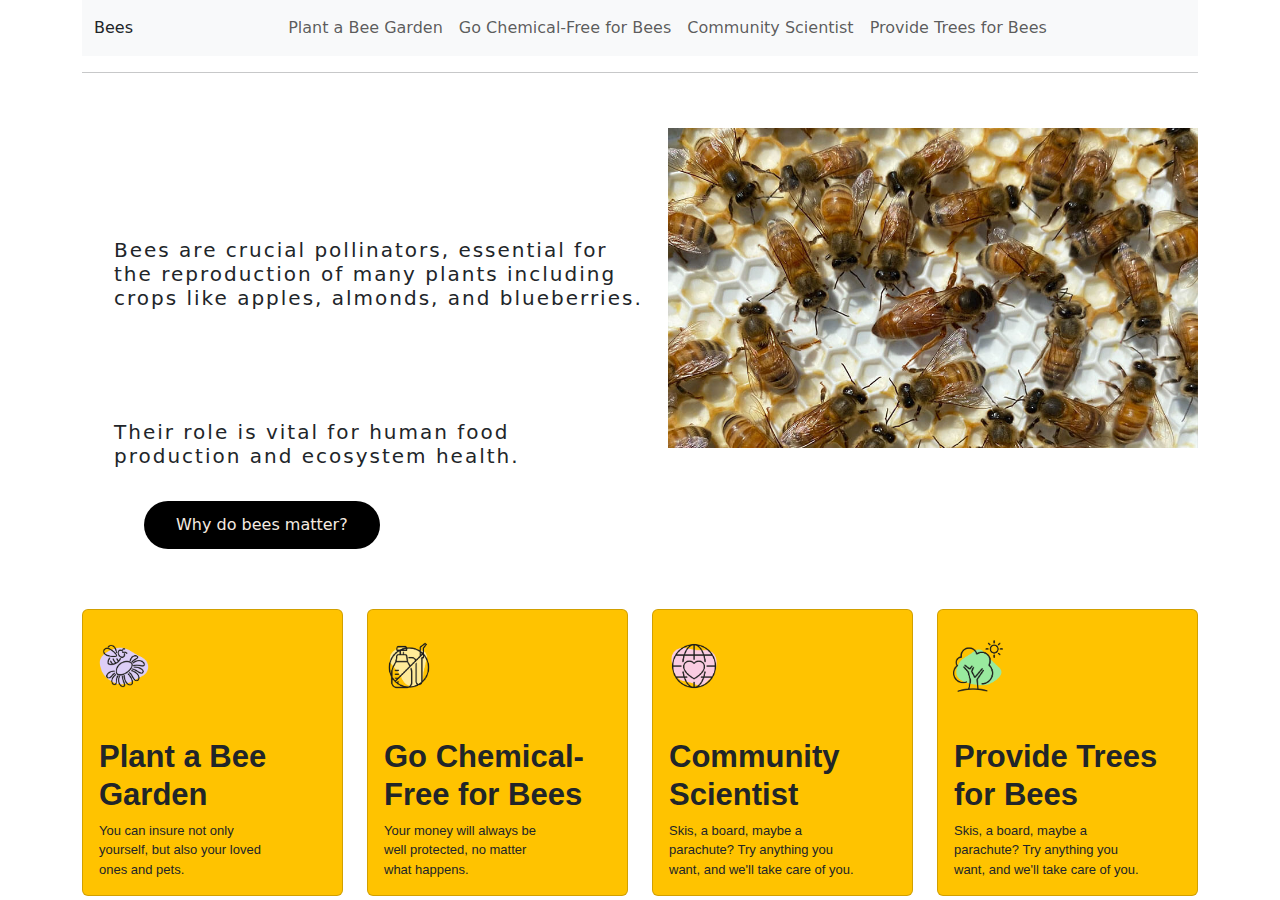
<file: index.html>
<!doctype html>
<html lang="en">
  <head>
    <meta charset="utf-8">
    <meta name="viewport" content="width=device-width, initial-scale=1">
    <title>Bootstrap demo</title>
    <link rel="stylesheet" href="style.css" class="css"> 
    <link href="https://cdn.jsdelivr.net/npm/bootstrap@5.3.3/dist/css/bootstrap.min.css" rel="stylesheet" integrity="sha384-QWTKZyjpPEjISv5WaRU9OFeRpok6YctnYmDr5pNlyT2bRjXh0JMhjY6hW+ALEwIH" crossorigin="anonymous">
  </head>
  <body>
    <div class="container">
          <nav class="navbar navbar-expand-sm bg-light justify-content-center">
            <div class="container-fluid">
              <button class="navbar-toggler" type="button" data-bs-toggle="collapse" data-bs-target="#navbarNav"
                aria-controls="navbarNav" aria-expanded="false" aria-label="Toggle navigation">
                <span class="navbar-toggler-icon"></span>
              </button>
              <div>
                <div class="nav-item">
                <a class="nav-link" href="index.html" href="#">
                  Bees
                </a>
              </div>
              </div>
              <div class="collapse navbar-collapse" id="navbarNav">
                <ul class="navbar-nav mx-auto">
                  <li class="nav-item">
                    <a class="nav-link active" aria-current="page" href="#"></a>
                  </li>
                  <li class="nav-item">
                    <a class="nav-link" href="index.html">Plant a Bee Garden</a>
                  </li>
                  <li class="nav-item">
                    <a class="nav-link" href="Merch.html">Go Chemical-Free for Bees</a>
                  </li>
                  <li class="nav-item">
                    <a class="nav-link" href="TourDates.html">Community Scientist</a>
                  </li>
                  <li>
                  <li class="nav-item">
                    <a class="nav-link" href="Discography.html">Provide Trees for Bees</a>
                  </li>
                </ul>
              </div>
            </div>
          </nav>

        <hr>

        <div id="row2" class="row">
          <div class="col-6">
            <div class="row">
              <div class="col">
                <h1>Bees are crucial pollinators, essential for the reproduction of many plants including crops like apples, almonds, and blueberries.</h1>
                <h1>Their role is vital for human food production and ecosystem health.</h1>
              </div>
            </div>
            <div class="row">
              <div class="col">
                <button id="mid-btn" class="button">
                  <span class="button-content">Why do bees matter?
                  </span>
                </button>
              </div>
            </div>
          </div>
          <div class="col-6">
            <img onclick="imgclick()" src="img/honey_bees.jpg" class="img-fluid" alt="...">
          </div>
        </div>

        <div class="row row3">
          <div class="col-3">
            <div class="card">
            <img src="img/pollinate-lilac-bee-conservancy-02.webp" class="rounded float-start icon-img1" alt="...">
            <div class="card-body">
              <h5 class="card-title">Plant a Bee Garden</h5>
              <p class="card-text">You can insure not only<br>yourself, but also your loved<br>ones and pets.<br/></p>
            </div>
          </div>
        </div>
          <div class="col-3">
            <div class="card">
            <img src="img/chemical-free-yellow-bee-conservancy.webp" class="rounded float-start icon-img2" alt="...">
            <div class="card-body">
              <h5 class="card-title">Go Chemical-Free for Bees</h5>
              <p class="card-text">Your money will always be<br>well protected, no matter<br>what happens.<br/></p>
            </div>
          </div>
        </div>
          <div class="col-3">
            <div class="card">
            <img src="img/citizen-scientist-magenta-bee-conservancy.webp" class="rounded float-start icon-img3" alt="...">
            <div class="card-body">
              <h5 class="card-title">Community Scientist</h5>
              <p class="card-text">Skis, a board, maybe a<br>parachute? Try anything you<br>want, and we'll take care of you.<br/></p>
            </div>
          </div>
        </div>
        <div class="col-3">
            <div class="card">
            <img src="img/tree-green-bee-conservancy.webp" class="rounded float-start icon-img3" alt="...">
            <div class="card-body">
              <h5 class="card-title">Provide Trees for Bees</h5>
              <p class="card-text">Skis, a board, maybe a<br>parachute? Try anything you<br>want, and we'll take care of you.<br/></p>
            </div>
          </div>
        </div>
      </div>
    </div>
      </body>
        <script src="script.js"></script>
  <script src="https://cdn.jsdelivr.net/npm/bootstrap@5.3.0-alpha3/dist/js/bootstrap.bundle.min.js"
    integrity="sha384-ENjdO4Dr2bkBIFxQpeoTz1HIcje39Wm4jDKdf19U8gI4ddQ3GYNS7NTKfAdVQSZe"
    crossorigin="anonymous"></script>
</file>
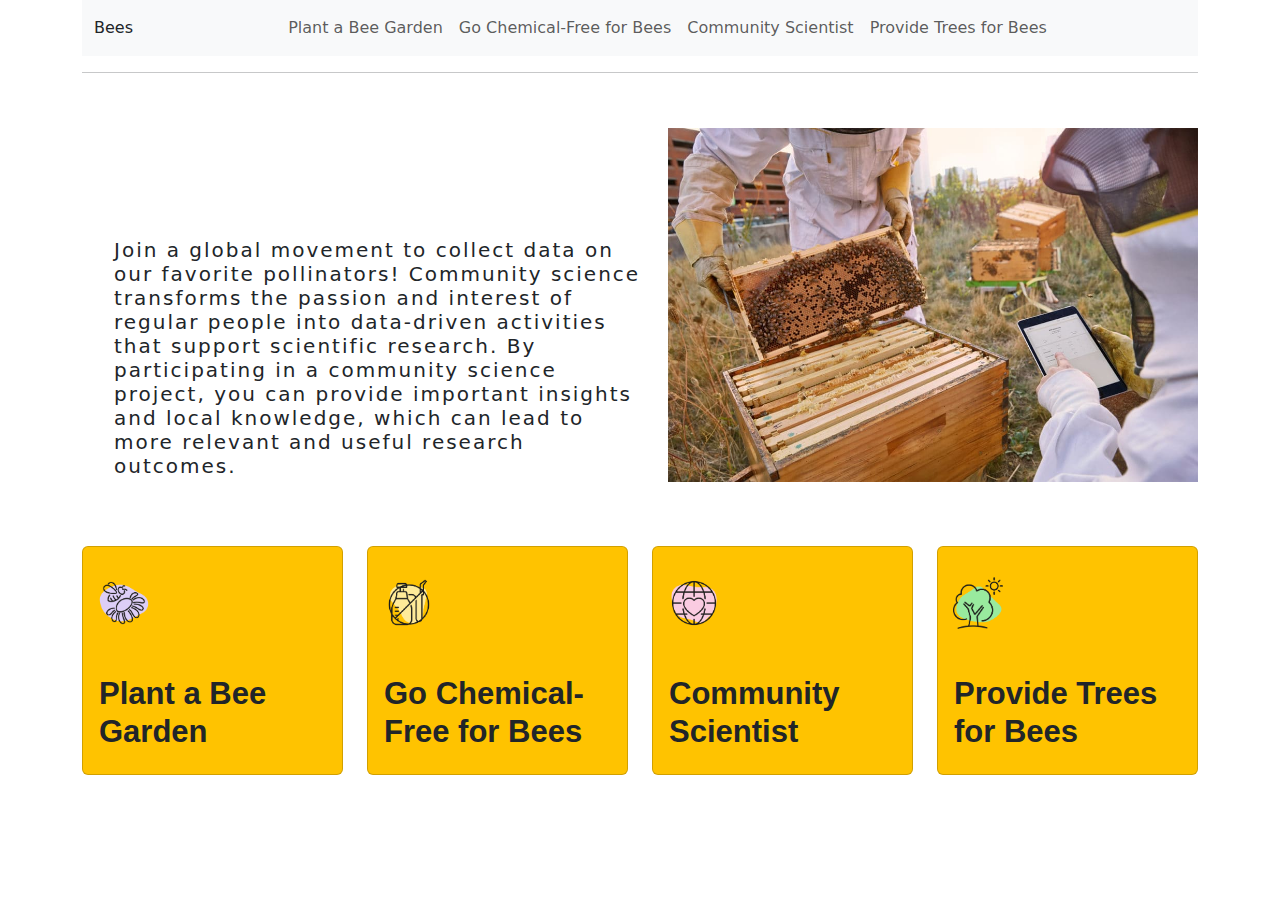
<file: ComScien.html>
<!doctype html>
<html lang="en">
  <head>
    <meta charset="utf-8">
    <meta name="viewport" content="width=device-width, initial-scale=1">
    <title>Bootstrap demo</title>
    <link rel="stylesheet" href="style.css" class="css"> 
    <link href="https://cdn.jsdelivr.net/npm/bootstrap@5.3.3/dist/css/bootstrap.min.css" rel="stylesheet" integrity="sha384-QWTKZyjpPEjISv5WaRU9OFeRpok6YctnYmDr5pNlyT2bRjXh0JMhjY6hW+ALEwIH" crossorigin="anonymous">
  </head>
  <body>
    <div class="container">
          <nav id="nav" class="navbar navbar-expand-sm bg-light justify-content-center">
            <div class="container-fluid">
              <button class="navbar-toggler" type="button" data-bs-toggle="collapse" data-bs-target="#navbarNav"
                aria-controls="navbarNav" aria-expanded="false" aria-label="Toggle navigation">
                <span class="navbar-toggler-icon"></span>
              </button>
              <div>
                <div class="nav-item">
                <a class="nav-link" href="index.html" href="#">
                  Bees
                </a>
              </div>
              </div>
              <div class="collapse navbar-collapse" id="navbarNav">
                <ul class="navbar-nav mx-auto">
                  <li class="nav-item">
                    <a class="nav-link active" aria-current="page" href="#"></a>
                  </li>
                  <li class="nav-item">
                    <a class="nav-link" href="Plant.html">Plant a Bee Garden</a>
                  </li>
                  <li class="nav-item">
                    <a class="nav-link" href="GoChem.html">Go Chemical-Free for Bees</a>
                  </li>
                  <li class="nav-item">
                    <a class="nav-link" href="ComScien.html">Community Scientist</a>
                  </li>
                  <li>
                  <li class="nav-item">
                    <a class="nav-link" href="Pro.html">Provide Trees for Bees</a>
                  </li>
                </ul>
              </div>
            </div>
          </nav>

        <hr>

        <div id="row2" class="row">
          <div class="col-6">
            <div class="row">
              <div class="col">
                <h1>Join a global movement to collect data on our favorite pollinators! Community science transforms the passion and interest of regular people into data-driven activities that support scientific research. By participating in a community science project, you can provide important insights and local knowledge, which can lead to more relevant and useful research outcomes. </h1>
              </div>
            </div>
          </div>
          <div class="col-6">
            <img onclick="img3click()" src="img/best_bees_blog_research_ipad-1024x683.jpg" class="img-fluid" alt="...">
          </div>
        </div>

        <div class="row row3">
          <div class="col-3">
            <div class="card">
            <img src="img/pollinate-lilac-bee-conservancy-02.webp" class="rounded float-start icon-img1" alt="...">
            <div class="card-body">
              <h5 class="card-title">Plant a Bee Garden</h5>
            </div>
          </div>
        </div>
          <div class="col-3">
            <div class="card">
            <img src="img/chemical-free-yellow-bee-conservancy.webp" class="rounded float-start icon-img2" alt="...">
            <div class="card-body">
              <h5 class="card-title">Go Chemical-Free for Bees</h5>
            </div>
          </div>
        </div>
          <div class="col-3">
            <div class="card">
            <img src="img/citizen-scientist-magenta-bee-conservancy.webp" class="rounded float-start icon-img3" alt="...">
            <div class="card-body">
              <h5 class="card-title">Community Scientist</h5>
            </div>
          </div>
        </div>
        <div class="col-3">
            <div class="card">
            <img src="img/tree-green-bee-conservancy.webp" class="rounded float-start icon-img3" alt="...">
            <div class="card-body">
              <h5 class="card-title">Provide Trees for Bees</h5>
            </div>
          </div>
        </div>
      </div>
    </div>
      </body>
        <script src="script.js"></script>
  <script src="https://cdn.jsdelivr.net/npm/bootstrap@5.3.0-alpha3/dist/js/bootstrap.bundle.min.js"
    integrity="sha384-ENjdO4Dr2bkBIFxQpeoTz1HIcje39Wm4jDKdf19U8gI4ddQ3GYNS7NTKfAdVQSZe"
    crossorigin="anonymous"></script>
</file>
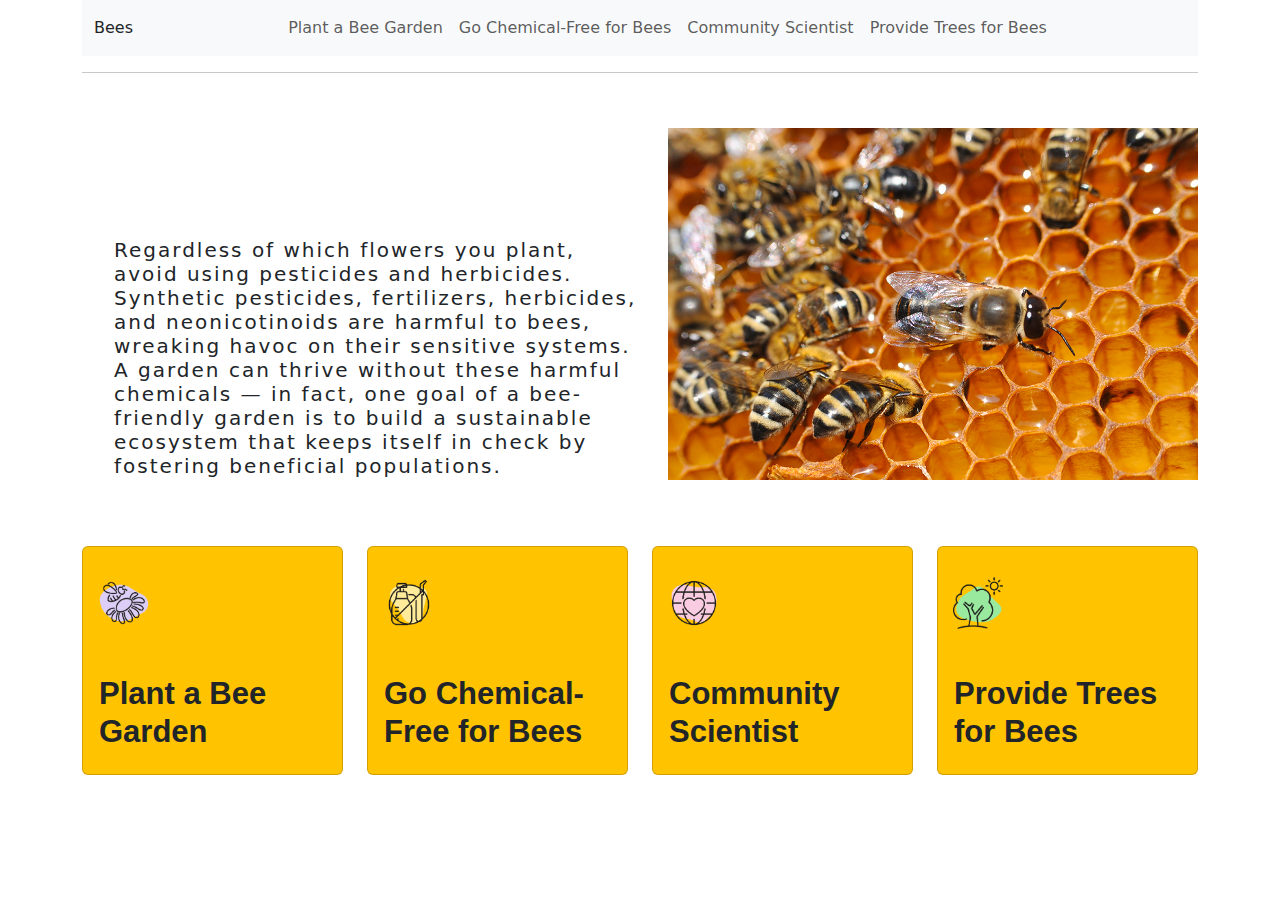
<file: GoChem.html>
<!doctype html>
<html lang="en">
  <head>
    <meta charset="utf-8">
    <meta name="viewport" content="width=device-width, initial-scale=1">
    <title>Bootstrap demo</title>
    <link rel="stylesheet" href="style.css" class="css"> 
    <link href="https://cdn.jsdelivr.net/npm/bootstrap@5.3.3/dist/css/bootstrap.min.css" rel="stylesheet" integrity="sha384-QWTKZyjpPEjISv5WaRU9OFeRpok6YctnYmDr5pNlyT2bRjXh0JMhjY6hW+ALEwIH" crossorigin="anonymous">
  </head>
  <body>
    <div class="container">
          <nav id="nav" class="navbar navbar-expand-sm bg-light justify-content-center">
            <div class="container-fluid">
              <button class="navbar-toggler" type="button" data-bs-toggle="collapse" data-bs-target="#navbarNav"
                aria-controls="navbarNav" aria-expanded="false" aria-label="Toggle navigation">
                <span class="navbar-toggler-icon"></span>
              </button>
              <div>
                <div class="nav-item">
                <a class="nav-link" href="index.html" href="#">
                  Bees
                </a>
              </div>
              </div>
              <div class="collapse navbar-collapse" id="navbarNav">
                <ul class="navbar-nav mx-auto">
                  <li class="nav-item">
                    <a class="nav-link active" aria-current="page" href="#"></a>
                  </li>
                  <li class="nav-item">
                    <a class="nav-link" href="Plant.html">Plant a Bee Garden</a>
                  </li>
                  <li class="nav-item">
                    <a class="nav-link" href="GoChem.html">Go Chemical-Free for Bees</a>
                  </li>
                  <li class="nav-item">
                    <a class="nav-link" href="ComScien.html">Community Scientist</a>
                  </li>
                  <li>
                  <li class="nav-item">
                    <a class="nav-link" href="Pro.html">Provide Trees for Bees</a>
                  </li>
                </ul>
              </div>
            </div>
          </nav>

        <hr>

        <div id="row2" class="row">
          <div class="col-6">
            <div class="row">
              <div class="col">
                <h1>Regardless of which flowers you plant, avoid using pesticides and herbicides. Synthetic pesticides, fertilizers, herbicides, and neonicotinoids are harmful to bees, wreaking havoc on their sensitive systems. A garden can thrive without these harmful chemicals — in fact, one goal of a bee-friendly garden is to build a sustainable ecosystem that keeps itself in check by fostering beneficial populations. </h1>
              </div>
            </div>
          </div>
          <div class="col-6">
            <img onclick="img2click()" src="img/honey-bees-hive.jpg" class="img-fluid" alt="...">
          </div>
        </div>

        <div class="row row3">
          <div class="col-3">
            <div class="card">
            <img src="img/pollinate-lilac-bee-conservancy-02.webp" class="rounded float-start icon-img1" alt="...">
            <div class="card-body">
              <h5 class="card-title">Plant a Bee Garden</h5>
            </div>
          </div>
        </div>
          <div class="col-3">
            <div class="card">
            <img src="img/chemical-free-yellow-bee-conservancy.webp" class="rounded float-start icon-img2" alt="...">
            <div class="card-body">
              <h5 class="card-title">Go Chemical-Free for Bees</h5>
            </div>
          </div>
        </div>
          <div class="col-3">
            <div class="card">
            <img src="img/citizen-scientist-magenta-bee-conservancy.webp" class="rounded float-start icon-img3" alt="...">
            <div class="card-body">
              <h5 class="card-title">Community Scientist</h5>
            </div>
          </div>
        </div>
        <div class="col-3">
            <div class="card">
            <img src="img/tree-green-bee-conservancy.webp" class="rounded float-start icon-img3" alt="...">
            <div class="card-body">
              <h5 class="card-title">Provide Trees for Bees</h5>
            </div>
          </div>
        </div>
      </div>
    </div>
      </body>
        <script src="script.js"></script>
  <script src="https://cdn.jsdelivr.net/npm/bootstrap@5.3.0-alpha3/dist/js/bootstrap.bundle.min.js"
    integrity="sha384-ENjdO4Dr2bkBIFxQpeoTz1HIcje39Wm4jDKdf19U8gI4ddQ3GYNS7NTKfAdVQSZe"
    crossorigin="anonymous"></script>
</file>
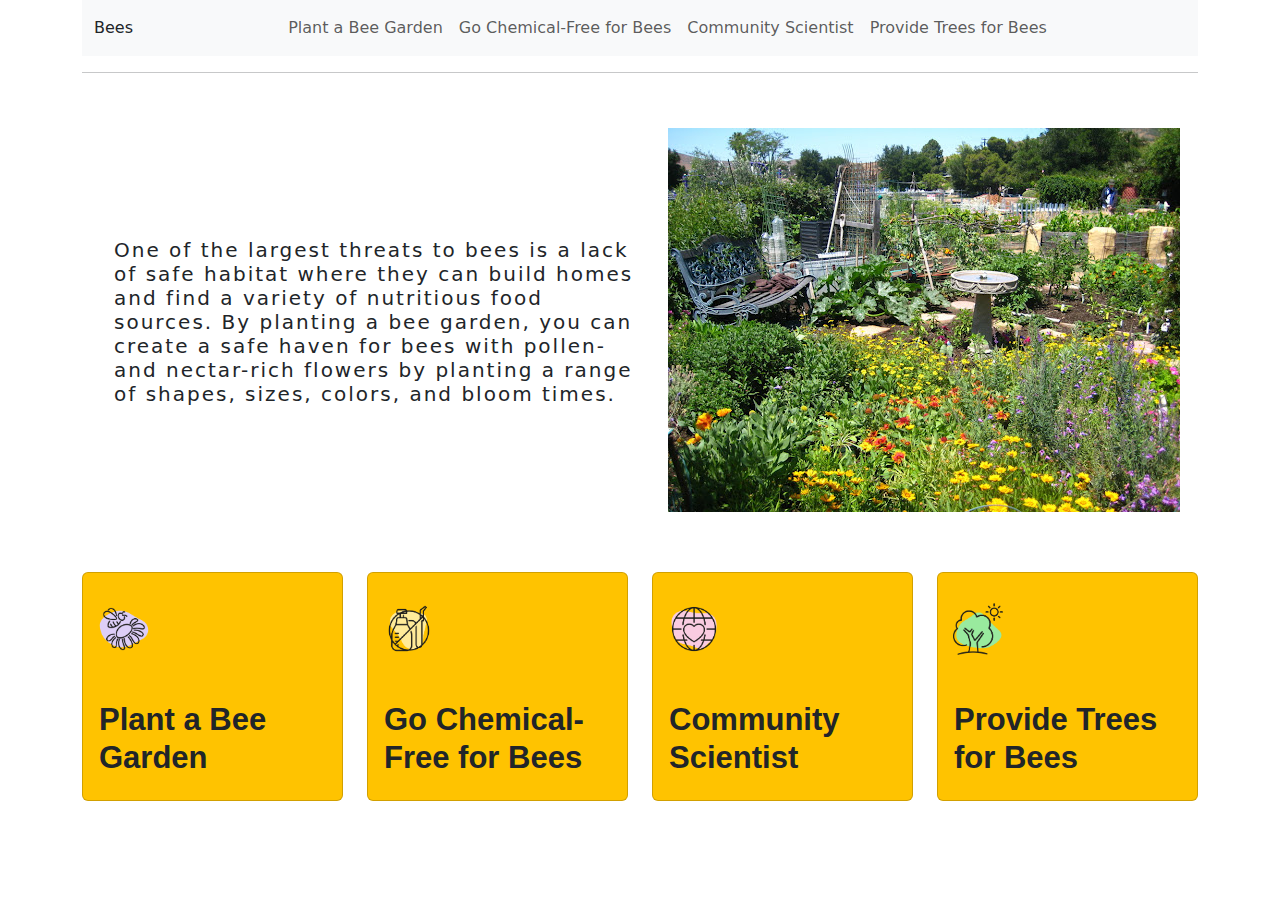
<file: Plant.html>
<!doctype html>
<html lang="en">
  <head>
    <meta charset="utf-8">
    <meta name="viewport" content="width=device-width, initial-scale=1">
    <title>Bootstrap demo</title>
    <link rel="stylesheet" href="style.css" class="css"> 
    <link href="https://cdn.jsdelivr.net/npm/bootstrap@5.3.3/dist/css/bootstrap.min.css" rel="stylesheet" integrity="sha384-QWTKZyjpPEjISv5WaRU9OFeRpok6YctnYmDr5pNlyT2bRjXh0JMhjY6hW+ALEwIH" crossorigin="anonymous">
  </head>
  <body>
    <div class="container">
          <nav id="nav" class="navbar navbar-expand-sm bg-light justify-content-center">
            <div class="container-fluid">
              <button class="navbar-toggler" type="button" data-bs-toggle="collapse" data-bs-target="#navbarNav"
                aria-controls="navbarNav" aria-expanded="false" aria-label="Toggle navigation">
                <span class="navbar-toggler-icon"></span>
              </button>
              <div>
                <div class="nav-item">
                <a class="nav-link" href="index.html" href="#">
                  Bees
                </a>
              </div>
              </div>
              <div class="collapse navbar-collapse" id="navbarNav">
                <ul class="navbar-nav mx-auto">
                  <li class="nav-item">
                    <a class="nav-link active" aria-current="page" href="#"></a>
                  </li>
                  <li class="nav-item">
                    <a class="nav-link" href="Plant.html">Plant a Bee Garden</a>
                  </li>
                  <li class="nav-item">
                    <a class="nav-link" href="GoChem.html">Go Chemical-Free for Bees</a>
                  </li>
                  <li class="nav-item">
                    <a class="nav-link" href="ComScien.html">Community Scientist</a>
                  </li>
                  <li>
                  <li class="nav-item">
                    <a class="nav-link" href="Pro.html">Provide Trees for Bees</a>
                  </li>
                </ul>
              </div>
            </div>
          </nav>

        <hr>

        <div id="row2" class="row">
          <div class="col-6">
            <div class="row">
              <div class="col">
                <h1>One of the largest threats to bees is a lack of safe habitat where they can build homes and find a variety of nutritious food sources. By planting a bee garden, you can create a safe haven for bees with pollen- and nectar-rich flowers by planting a range of shapes, sizes, colors, and bloom times.</h1>
              </div>
            </div>
          </div>
          <div class="col-6">
            <img onclick="img1click()" src="img/unnamed.jpg" class="img-fluid" alt="...">
          </div>
        </div>

        <div class="row row3">
          <div class="col-3">
            <div class="card">
            <img src="img/pollinate-lilac-bee-conservancy-02.webp" class="rounded float-start icon-img1" alt="...">
            <div class="card-body">
              <h5 class="card-title">Plant a Bee Garden</h5>
            </div>
          </div>
        </div>
          <div class="col-3">
            <div class="card">
            <img src="img/chemical-free-yellow-bee-conservancy.webp" class="rounded float-start icon-img2" alt="...">
            <div class="card-body">
              <h5 class="card-title">Go Chemical-Free for Bees</h5>
            </div>
          </div>
        </div>
          <div class="col-3">
            <div class="card">
            <img src="img/citizen-scientist-magenta-bee-conservancy.webp" class="rounded float-start icon-img3" alt="...">
            <div class="card-body">
              <h5 class="card-title">Community Scientist</h5>
            </div>
          </div>
        </div>
        <div class="col-3">
            <div class="card">
            <img src="img/tree-green-bee-conservancy.webp" class="rounded float-start icon-img3" alt="...">
            <div class="card-body">
              <h5 class="card-title">Provide Trees for Bees</h5>
            </div>
          </div>
        </div>
      </div>
    </div>
      </body>
        <script src="script.js"></script>
  <script src="https://cdn.jsdelivr.net/npm/bootstrap@5.3.0-alpha3/dist/js/bootstrap.bundle.min.js"
    integrity="sha384-ENjdO4Dr2bkBIFxQpeoTz1HIcje39Wm4jDKdf19U8gI4ddQ3GYNS7NTKfAdVQSZe"
    crossorigin="anonymous"></script>
</file>
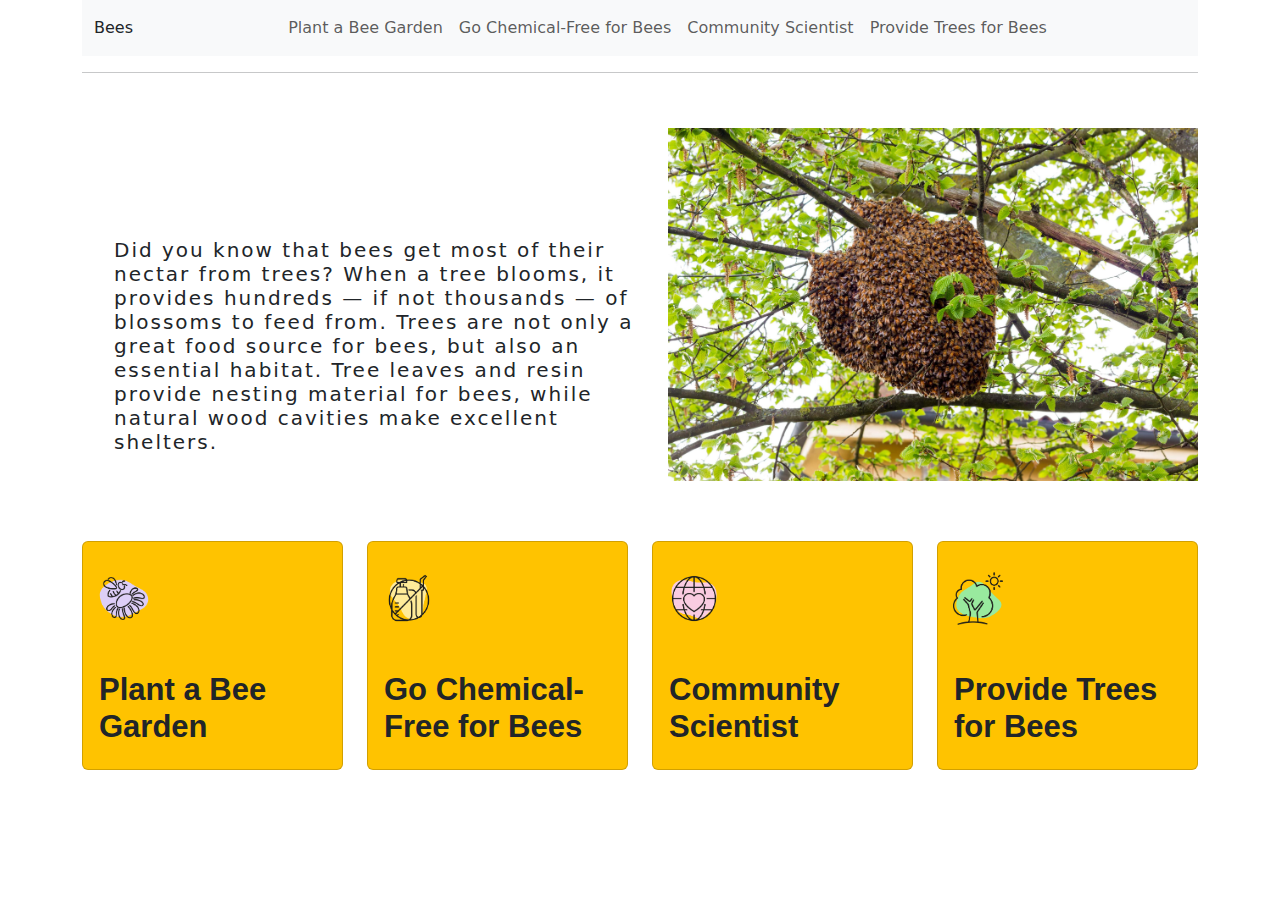
<file: Pro.html>
<!doctype html>
<html lang="en">
  <head>
    <meta charset="utf-8">
    <meta name="viewport" content="width=device-width, initial-scale=1">
    <title>Bootstrap demo</title>
    <link rel="stylesheet" href="style.css" class="css"> 
    <link href="https://cdn.jsdelivr.net/npm/bootstrap@5.3.3/dist/css/bootstrap.min.css" rel="stylesheet" integrity="sha384-QWTKZyjpPEjISv5WaRU9OFeRpok6YctnYmDr5pNlyT2bRjXh0JMhjY6hW+ALEwIH" crossorigin="anonymous">
  </head>
  <body>
    <div class="container">
          <nav id="nav" class="navbar navbar-expand-sm bg-light justify-content-center">
            <div class="container-fluid">
              <button class="navbar-toggler" type="button" data-bs-toggle="collapse" data-bs-target="#navbarNav"
                aria-controls="navbarNav" aria-expanded="false" aria-label="Toggle navigation">
                <span class="navbar-toggler-icon"></span>
              </button>
              <div>
                <div class="nav-item">
                <a class="nav-link" href="index.html" href="#">
                  Bees
                </a>
              </div>
              </div>
              <div class="collapse navbar-collapse" id="navbarNav">
                <ul class="navbar-nav mx-auto">
                  <li class="nav-item">
                    <a class="nav-link active" aria-current="page" href="#"></a>
                  </li>
                  <li class="nav-item">
                    <a class="nav-link" href="Plant.html">Plant a Bee Garden</a>
                  </li>
                  <li class="nav-item">
                    <a class="nav-link" href="GoChem.html">Go Chemical-Free for Bees</a>
                  </li>
                  <li class="nav-item">
                    <a class="nav-link" href="ComScien.html">Community Scientist</a>
                  </li>
                  <li>
                  <li class="nav-item">
                    <a class="nav-link" href="Pro.html">Provide Trees for Bees</a>
                  </li>
                </ul>
              </div>
            </div>
          </nav>

        <hr>

        <div id="row2" class="row">
          <div class="col-6">
            <div class="row">
              <div class="col">
                <h1>Did you know that bees get most of their nectar from trees? When a tree blooms, it provides hundreds — if not thousands — of blossoms to feed from. Trees are not only a great food source for bees, but also an essential habitat. Tree leaves and resin provide nesting material for bees, while natural wood cavities make excellent shelters.</h1>
              </div>
            </div>
          </div>
          <div class="col-6">
            <img onclick="img4click()" src="img/Bees-on-Trees.jpg" class="img-fluid" alt="...">
          </div>
        </div>

        <div class="row row3">
          <div class="col-3">
            <div class="card">
            <img src="img/pollinate-lilac-bee-conservancy-02.webp" class="rounded float-start icon-img1" alt="...">
            <div class="card-body">
              <h5 class="card-title">Plant a Bee Garden</h5>
            </div>
          </div>
        </div>
          <div class="col-3">
            <div class="card">
            <img src="img/chemical-free-yellow-bee-conservancy.webp" class="rounded float-start icon-img2" alt="...">
            <div class="card-body">
              <h5 class="card-title">Go Chemical-Free for Bees</h5>
            </div>
          </div>
        </div>
          <div class="col-3">
            <div class="card">
            <img src="img/citizen-scientist-magenta-bee-conservancy.webp" class="rounded float-start icon-img3" alt="...">
            <div class="card-body">
              <h5 class="card-title">Community Scientist</h5>
            </div>
          </div>
        </div>
        <div class="col-3">
            <div class="card">
            <img src="img/tree-green-bee-conservancy.webp" class="rounded float-start icon-img3" alt="...">
            <div class="card-body">
              <h5 class="card-title">Provide Trees for Bees</h5>
            </div>
          </div>
        </div>
      </div>
    </div>
      </body>
        <script src="script.js"></script>
  <script src="https://cdn.jsdelivr.net/npm/bootstrap@5.3.0-alpha3/dist/js/bootstrap.bundle.min.js"
    integrity="sha384-ENjdO4Dr2bkBIFxQpeoTz1HIcje39Wm4jDKdf19U8gI4ddQ3GYNS7NTKfAdVQSZe"
    crossorigin="anonymous"></script>
</file>
<file: style.css>
p {
margin-bottom: 0!important;
}

.card {
width: 100%;
background-color: #ffc300 !important;
padding-top: 10px;
}

.icon-img1 {
width: 26%;
padding-top: 20px;
padding-left: 15px;
}

.icon-img2 {
width: 26%;
padding-top: 20px;
padding-left: 15px;
}

.icon-img3 {
width: 26%;
padding-top: 20px;
padding-left: 15px;
}

.icon-img4 {
width: 26%;
padding-top: 20px;
padding-left: 15px;
}


#nav-btn {
width: 100%;
background: #000;
}

#mid-btn {
margin-left:30px;
margin-top: 25px;
background-color: #000;
}

.button {
  position: relative;
  overflow: hidden;
  height: 3rem;
  padding: 0 2rem;
  border-radius: 1.5rem;
  background-size: 400%;
  color: #f5ebe0;
  border: none;
  cursor: pointer;
}

.button:hover::before {
  transform: scaleX(1);
}

.button-content {
  position: relative;
  z-index: 1;
}

.button::before {
  content: "";
  position: absolute;
  top: 0;
  left: 0;
  transform: scaleX(0);
  transform-origin: 0 50%;
  width: 100%;
  height: inherit;
  border-radius: inherit;
  background: #ffc300;
  transition: all 0.475s;
}

#row2{
  margin-top: 55px;
  margin-left: 20px;
}

h1{
  font-size: 20px !important;
  font-weight: 600px;
  letter-spacing: 2px;
}

.card-title{
  color: #white !important;
  font-weight: bold;
  font-size: 31px;
  padding-top: 30px;
  font-family: Arial, Helvetica, sans-serif;
}

.card-text{
  color: #white;
  font-size: 13px;
  font-family: Arial, Helvetica, sans-serif;
}

.nb{
  font-family: Arial, Helvetica, sans-serif;
  color:black;
  font-weight: bold;
}
.row3{
  margin-top: 60px !important;
}

h1{
  margin-top: 110px !important;
}
</file>
